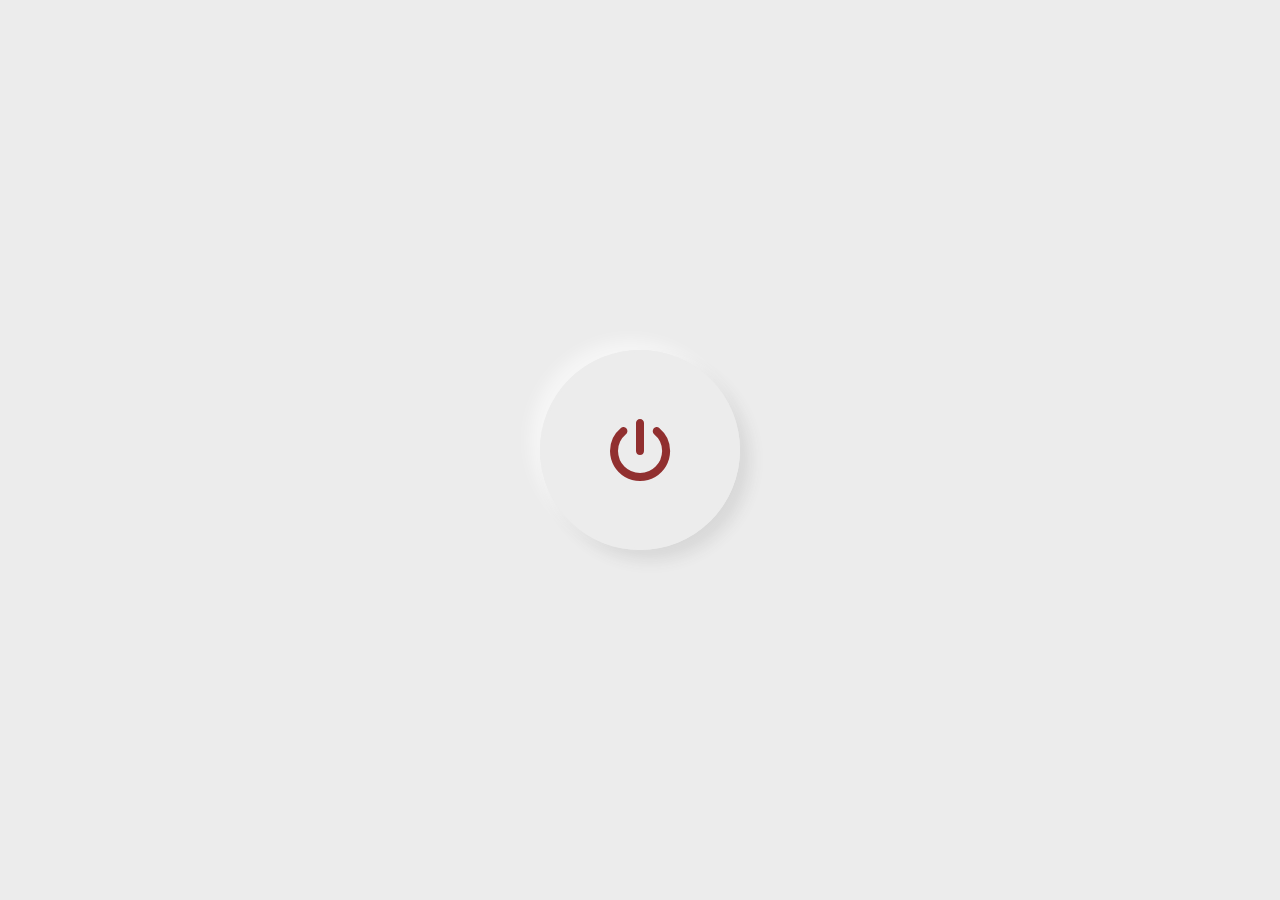
<file: 1. Power Button/index.html>
<!DOCTYPE html>
<html lang="en">

<head>
    <meta charset="UTF-8">
    <meta http-equiv="X-UA-Compatible" content="IE=edge">
    <meta name="viewport" content="width=device-width, initial-scale=1.0">
    <title>Document</title>
    <link rel="stylesheet" href="style.css" />
    <link rel="stylesheet" href="https://cdnjs.cloudflare.com/ajax/libs/font-awesome/6.1.2/css/all.min.css" />
</head>

<body>
    <input type="checkbox" class="button">
</body>

</html>
</file>
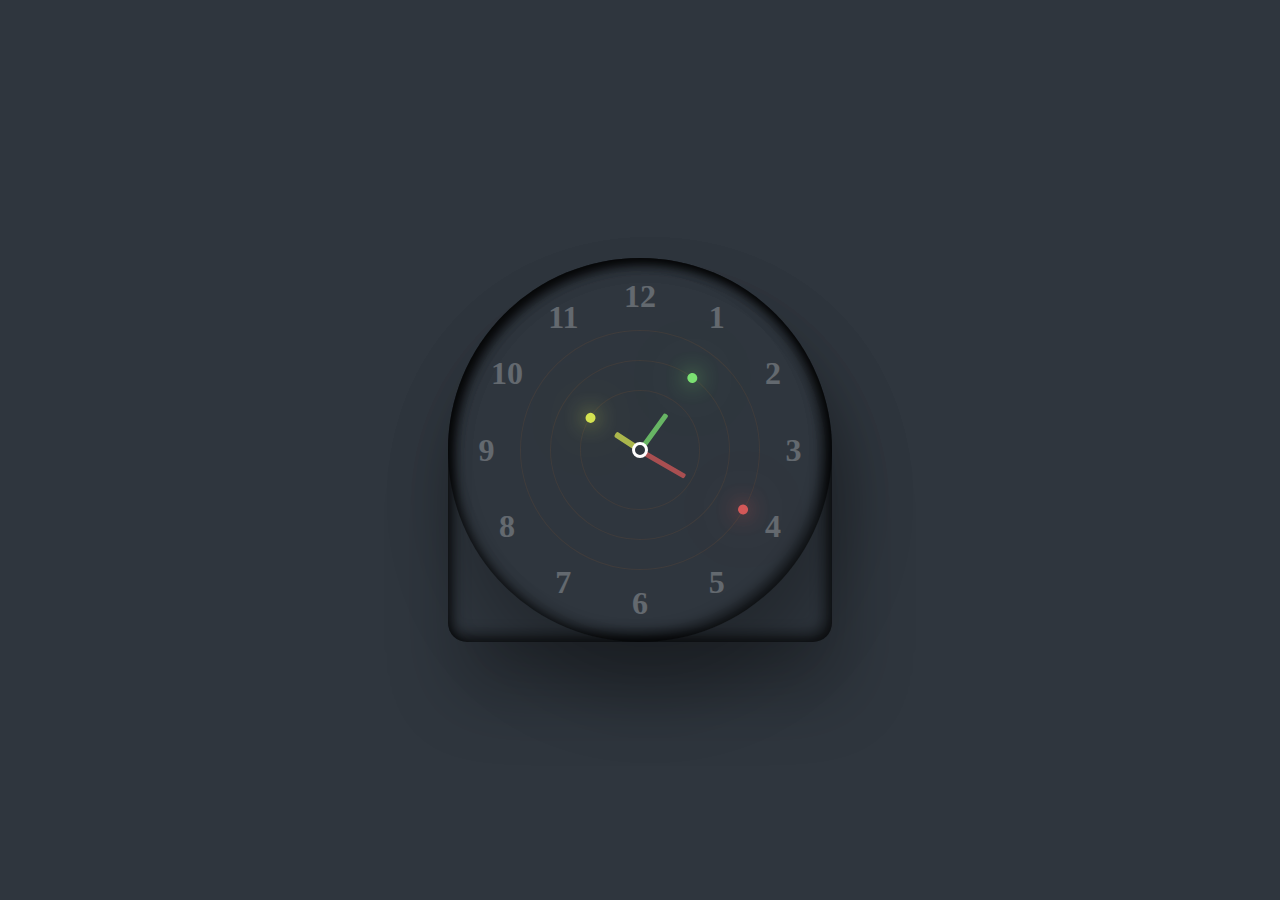
<file: 10. Analog Watch/index.html>
<!DOCTYPE html>
<html lang="en">

<head>
    <meta charset="UTF-8">
    <meta http-equiv="X-UA-Compatible" content="IE=edge">
    <meta name="viewport" content="width=device-width, initial-scale=1.0">
    <title>Document</title>
    <link rel="stylesheet" href="style.css" />
</head>

<body>
    <div class="container">
        <div class="clock">

            <div class="clock1 sec" id="sec" style="--clr: rgb(211, 88, 88)"><i></i></div>
            <div class="clock1 min clock2" id="min" style="--clr: rgb(123, 224, 114)"><i></i></div>
            <div class="clock1 hour clock3" id="hour" style="--clr: rgb(212, 226, 81)"><i></i></div>

            <span style="--i:1;"><b> 1</b></span>
            <span style="--i:2;"><b>2</b></span>
            <span style="--i:3;"><b>3</b></span>
            <span style="--i:4;"><b>4</b></span>
            <span style="--i:5;"><b>5</b></span>
            <span style="--i:6;"><b>6</b></span>
            <span style="--i:7;"><b>7</b></span>
            <span style="--i:8;"><b>8</b></span>
            <span style="--i:9;"><b>9</b></span>
            <span style="--i:10;"><b>10</b></span>
            <span style="--i:11;"><b>11</b></span>
            <span style="--i:12;"><b>12</b></span>
        </div>
    </div>
    <script>
        setInterval(() => {
            const hElement = document.querySelector("#hour")
            const mElement = document.querySelector("#min")
            const sElement = document.querySelector("#sec")

            const currTime = new Date();
            const hour = currTime.getHours() * 30;
            const min = currTime.getMinutes() * 6;
            const sec = currTime.getSeconds() * 6;

            hElement.style.transform = `rotateZ(${hour +(min/12)}deg)`;
            mElement.style.transform = `rotateZ(${min}deg)`;
            sElement.style.transform = `rotateZ(${sec}deg)`;
        })
    </script>

</body>

</html>
</file>
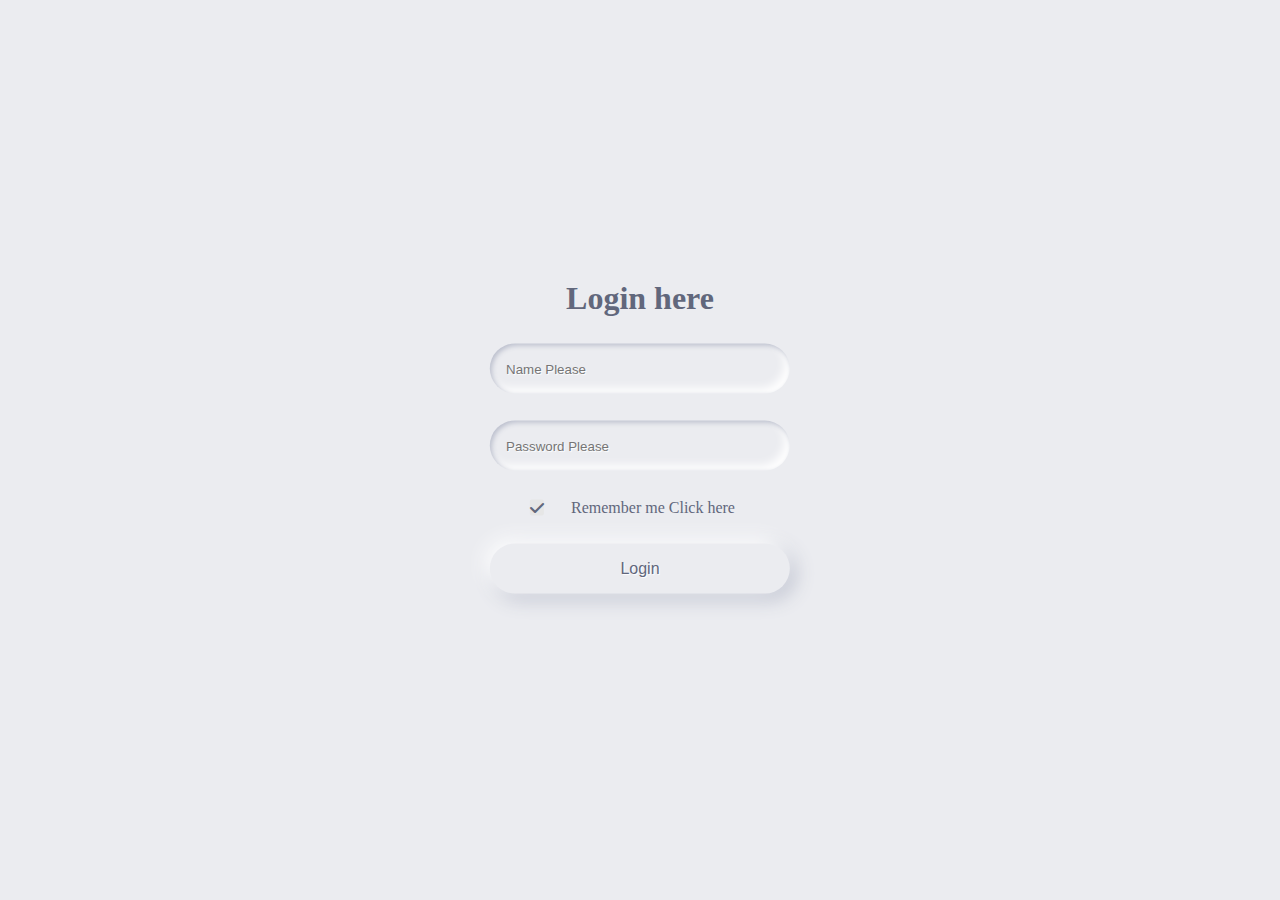
<file: 2. Login Form/index.html>
<!DOCTYPE html>
<html lang="en">

<head>
    <meta charset="UTF-8" />
    <meta http-equiv="X-UA-Compatible" content="IE=edge" />
    <meta name="viewport" content="width=device-width, initial-scale=1.0" />
    <title>Document</title>
    <link rel="stylesheet" href="style.css" />
    <link rel="stylesheet" href="https://cdnjs.cloudflare.com/ajax/libs/font-awesome/6.1.2/css/all.min.css" />
</head>

<body>
    <div class="login">
        <div class="title">
            <h1>Login here</h1>
        </div>
        <input type="text" name="name" placeholder="Name Please" />
        <input type="password" name="password" placeholder="Password Please" />
        <div class="chk-container">
            <input type="checkbox" name="remember" id="chk1" />
            <label class="che-lbl" for="chk1">
                <span class="txt1">Remember me Click here</span>
            </label>
        </div>
        <!-- <div class="remmber-me">
            <input class="input-checkbox" type="checkbox" name="remember-me" id="chk1" />
            <label class="label-checkbox" for="chk1">
            <span class="txt1">Remember me Click here</span>
            </label>
        </div> -->
        <button>Login</button>
    </div>
</body>

</html>
</file>
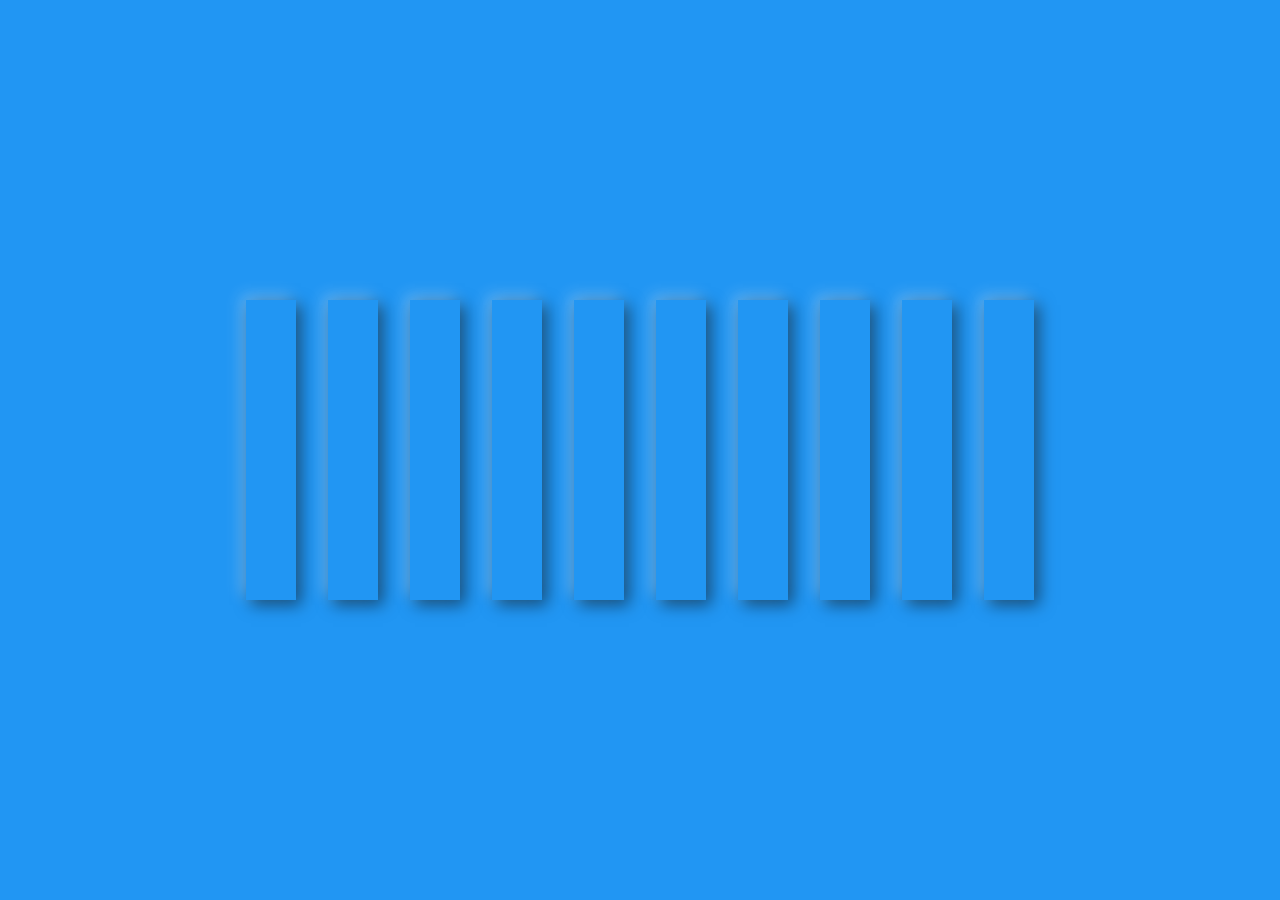
<file: 3. Loader/index.html>
<!DOCTYPE html>
<html lang="en">

<head>
    <meta charset="UTF-8">
    <meta http-equiv="X-UA-Compatible" content="IE=edge">
    <meta name="viewport" content="width=device-width, initial-scale=1.0">
    <title>Document</title>
    <link rel="stylesheet" href="style.css" />
</head>

<body>
    <div class="container">
        <div class="box"></div>
        <div class="box"></div>
        <div class="box"></div>
        <div class="box"></div>
        <div class="box"></div>
        <div class="box"></div>
        <div class="box"></div>
        <div class="box"></div>
        <div class="box"></div>
        <div class="box"></div>
    </div>
    <!-- <div class="container">
        <div class="block"></div>
    </div> -->
</body>

</html>
</file>
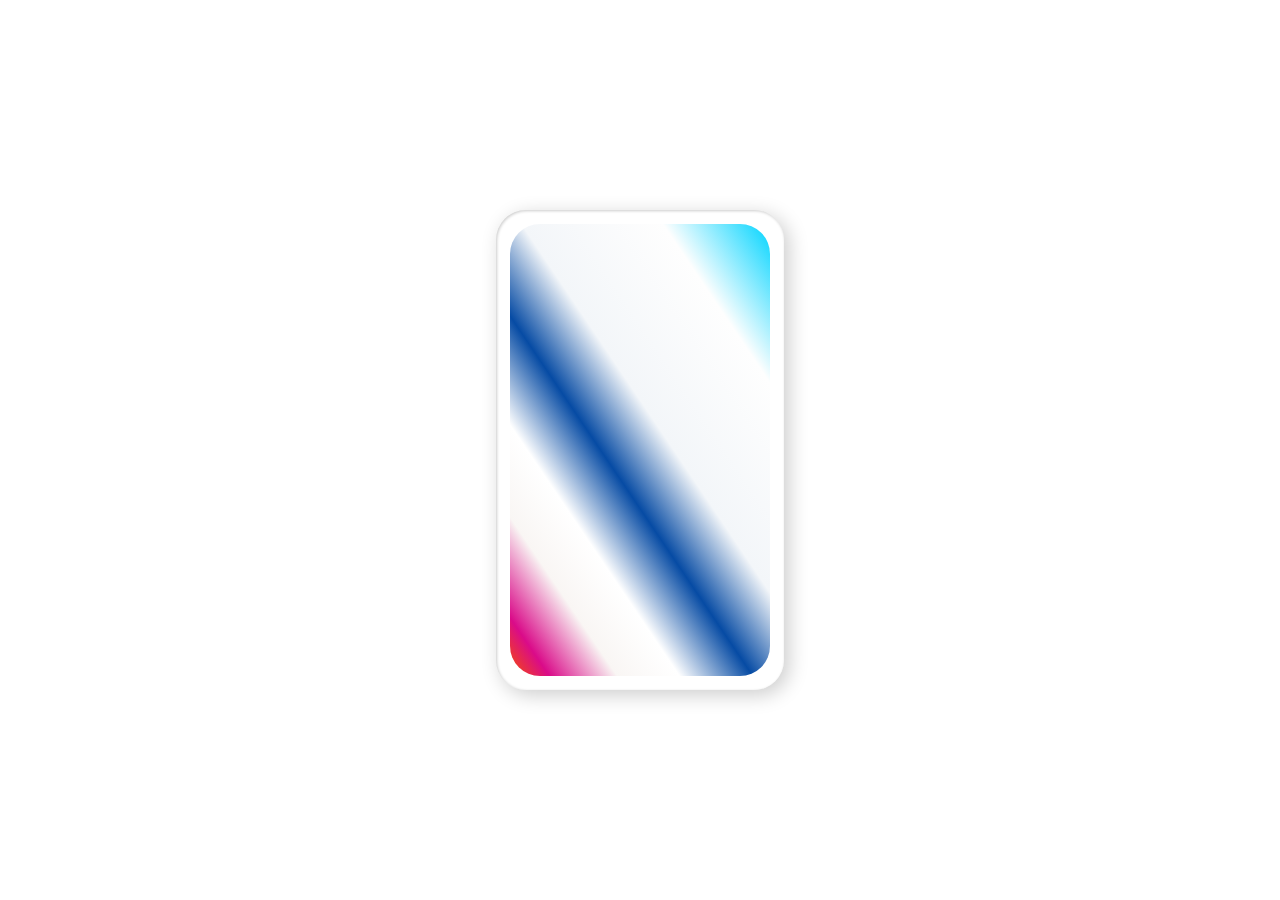
<file: 4 I-Phone/index.html>
<!DOCTYPE html>
<html lang="en">

<head>
    <meta charset="UTF-8">
    <meta http-equiv="X-UA-Compatible" content="IE=edge">
    <meta name="viewport" content="width=device-width, initial-scale=1.0">
    <title>Document</title>
    <link rel="stylesheet" href="style.css" />
</head>

<body>
    <div class="container">
        <div class="body">

        </div>
    </div>
</body>

</html>
</file>
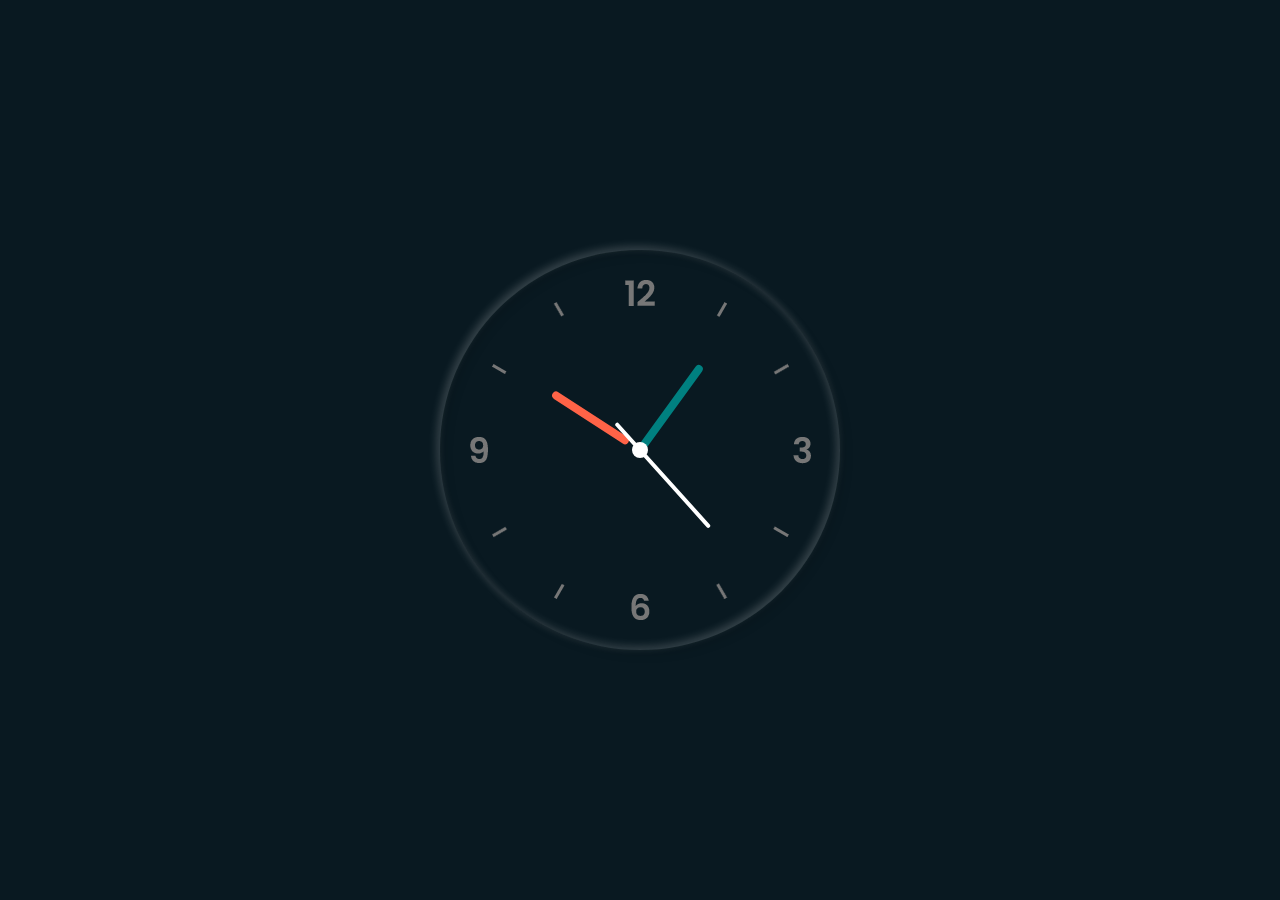
<file: 5. Clock/index.html>
<!DOCTYPE html>
<html lang="en">

<head>
    <meta charset="UTF-8">
    <meta http-equiv="X-UA-Compatible" content="IE=edge">
    <meta name="viewport" content="width=device-width, initial-scale=1.0">
    <title>Document</title>
    <link rel="stylesheet" href="style.css" />
    <link rel="stylesheet" href="https://cdnjs.cloudflare.com/ajax/libs/font-awesome/6.1.2/css/all.min.css" />
</head>

<body>
    <div class="container">
        <div class="clock">
            <div class="hour">
                <div class="hr"></div>
            </div>
            <div class="min">
                <div class="mn"></div>
            </div>
            <div class="sec">
                <div class="sc"></div>
            </div>
        </div>
    </div>
</body>
<script>
    // setInterval(() => {
    const deg = 6;
    const hourElement = document.querySelector(".hour")
    const minElement = document.querySelector(".min")
    const secElement = document.querySelector(".sec")

    const dates = new Date();
    const hour = dates.getHours() * 30;
    const min = dates.getMinutes() * deg;
    const sec = dates.getSeconds() * deg;

    hourElement.style.transform = `rotateZ(${(hour)+(min/12)}deg)`;
    minElement.style.transform = `rotateZ(${min}deg)`;
    secElement.style.transform = `rotateZ(${sec}deg)`;
    // console.log(dates.getHours())
    // })
</script>


</html>
</file>
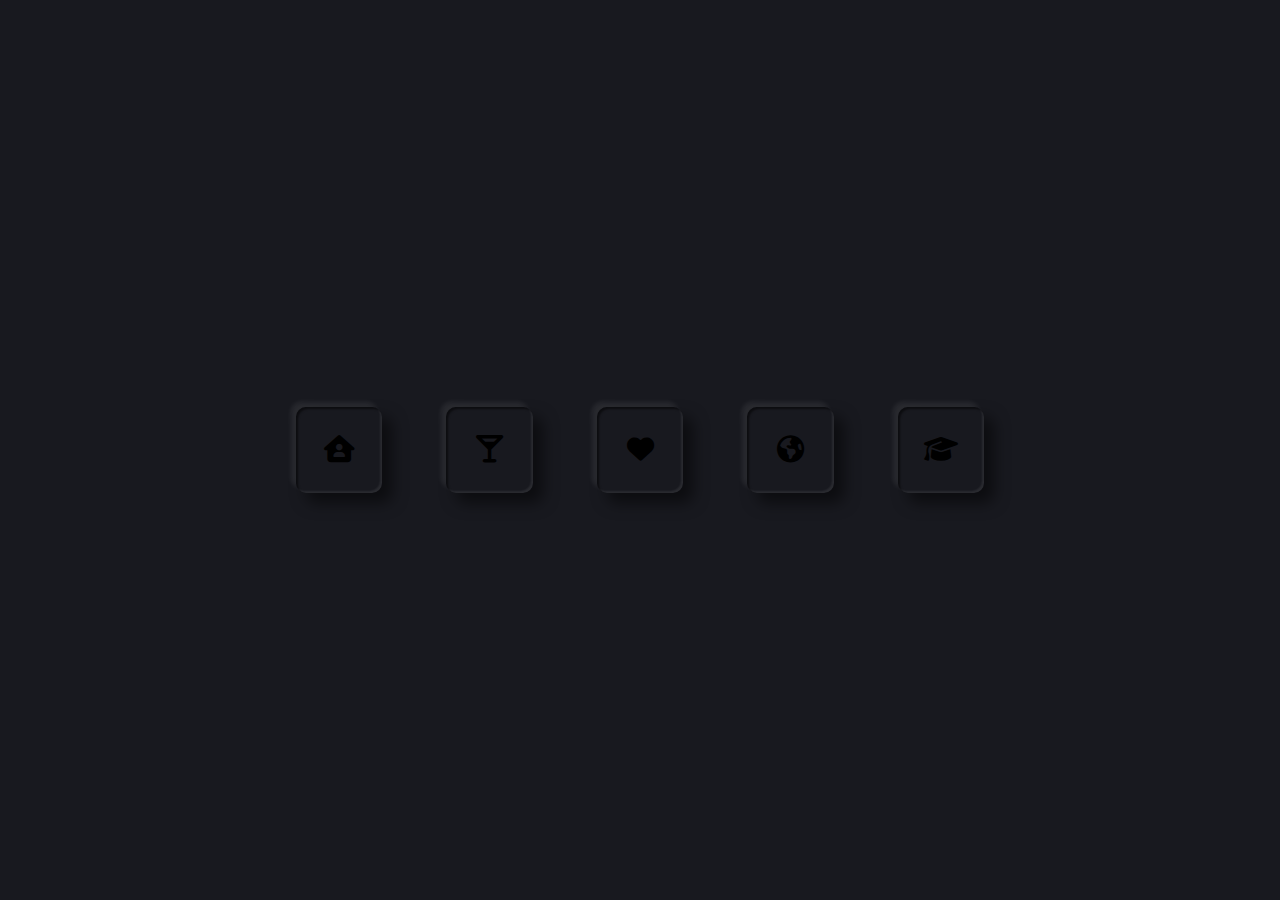
<file: 6.  Glowing Neomorphism/index.html>
<!DOCTYPE html>
<html lang="en">

<head>
    <meta charset="UTF-8" />
    <meta http-equiv="X-UA-Compatible" content="IE=edge" />
    <meta name="viewport" content="width=device-width, initial-scale=1.0" />
    <title>Document</title>
    <link rel="stylesheet" href="style.css" />
    <link rel="stylesheet" href="https://cdnjs.cloudflare.com/ajax/libs/font-awesome/6.1.2/css/all.min.css" />
</head>

<body>
    <div class="container">
        <ul>
            <li>
                <label>
                <input type="checkbox" />
                    <div class="box">
                        <i class="fa-solid fa-house-user"></i>
                    </div>
                </label>
            </li>
            <li>
                <label>
            <input type="checkbox" />
            <div class="box">
              <i class="fa-solid fa-martini-glass"></i>
            </div>
          </label>
            </li>
            <li>
                <label>
            <input type="checkbox" />
            <div class="box">
              <i class="fa-solid fa-heart"></i>
            </div>
          </label>
            </li>
            <li>
                <label>
            <input type="checkbox" />
            <div class="box">
              <i class="fa-solid fa-earth-americas"></i>
            </div>
          </label>
            </li>
            <li>
                <label>
            <input type="checkbox" />
            <div class="box">
              <i class="fa-solid fa-graduation-cap"></i>
            </div>
          </label>
            </li>
        </ul>
    </div>
</body>

</html>
</file>
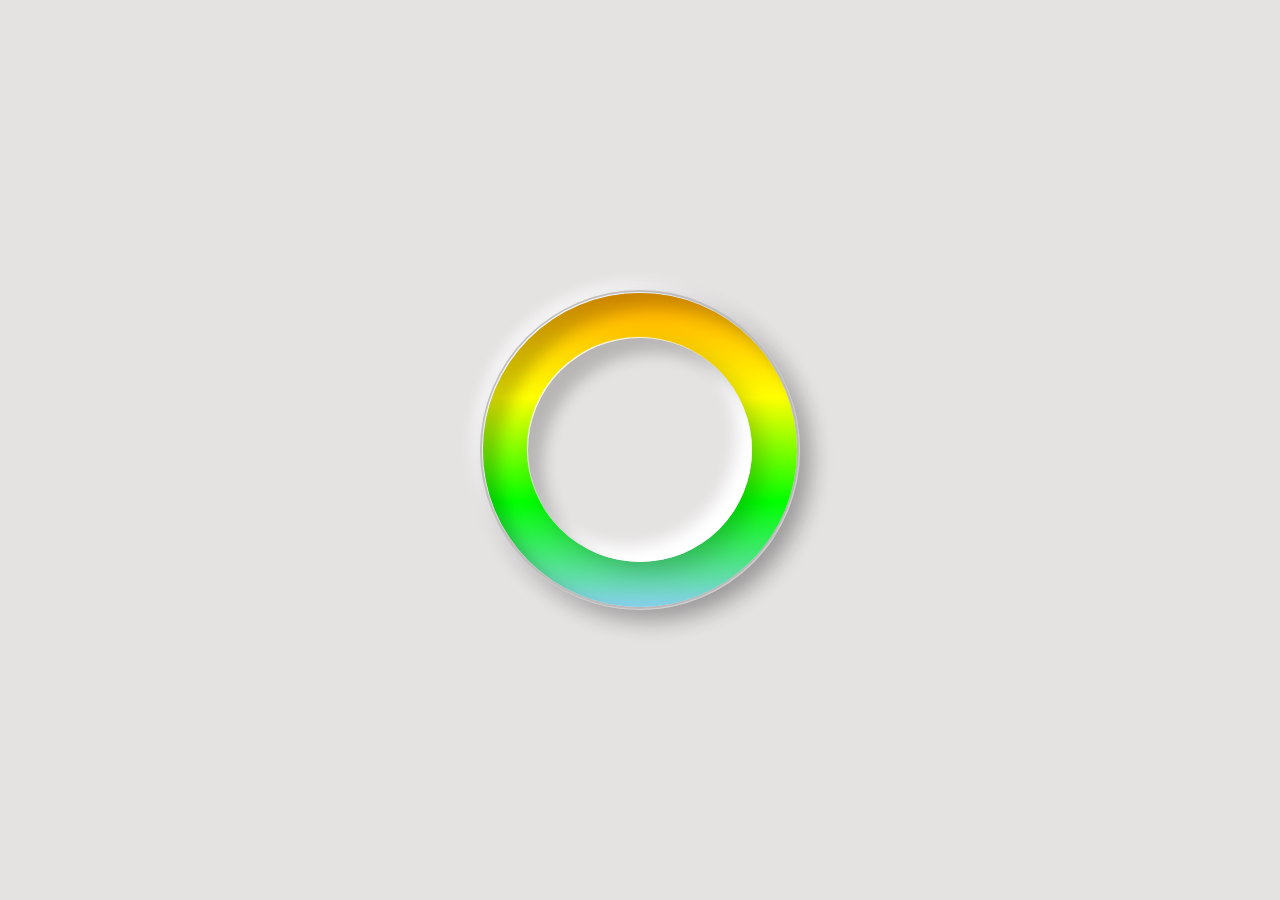
<file: 7. Rotating Gradient Neomorphism/index.html>
<!DOCTYPE html>
<html lang="en">

<head>
    <meta charset="UTF-8">
    <meta http-equiv="X-UA-Compatible" content="IE=edge">
    <meta name="viewport" content="width=device-width, initial-scale=1.0">
    <title>Document</title>
    <link rel="stylesheet" href="style.css" />
</head>

<body>
    <div class="container">
        <div class="box">

        </div>
    </div>
</body>

</html>
</file>
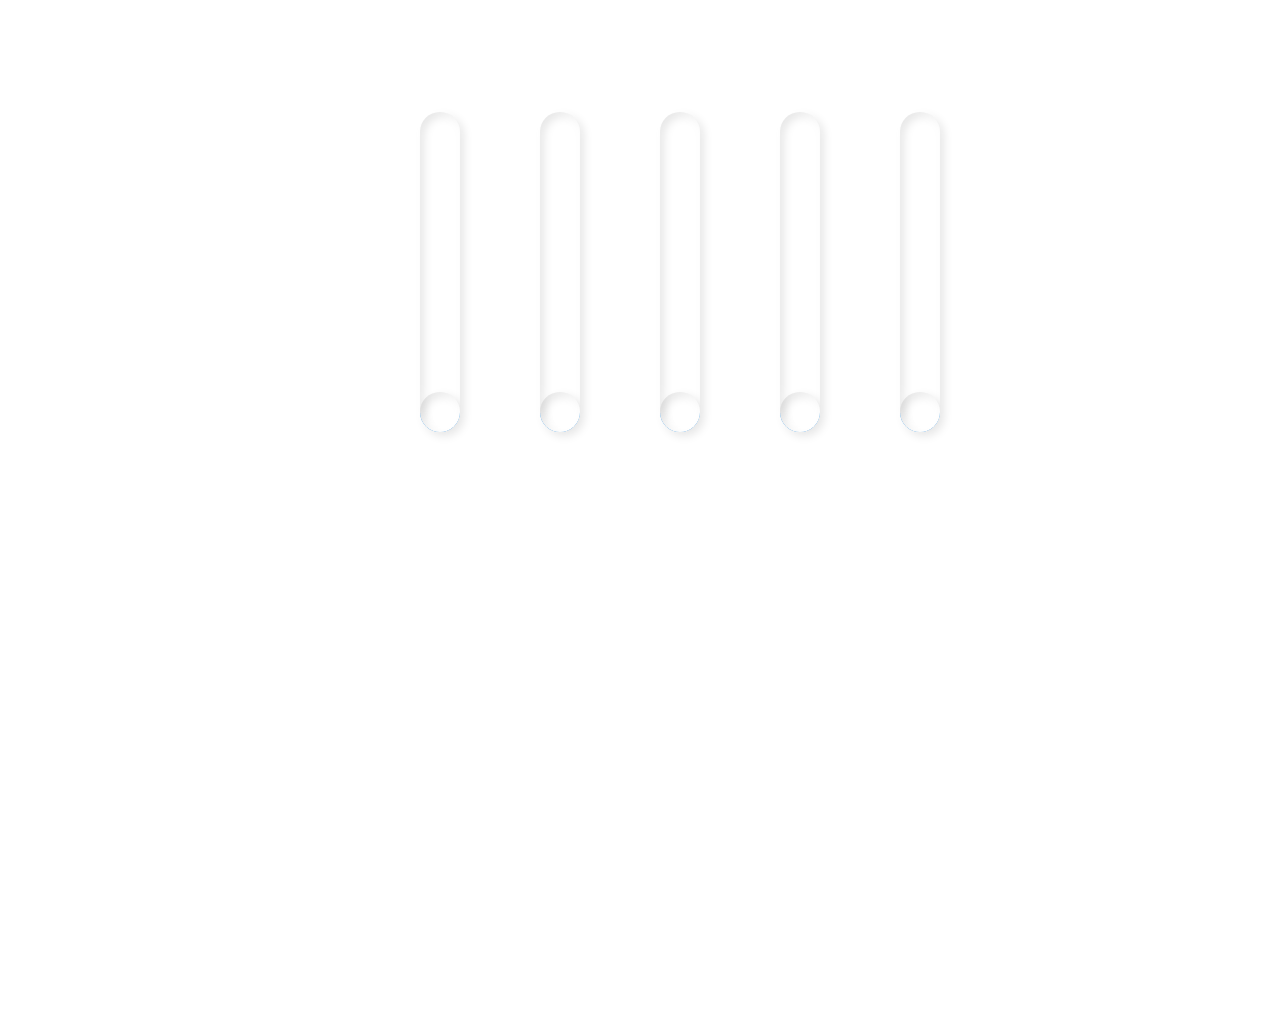
<file: 8. Vertical Loading/index.html>
<!DOCTYPE html>
<html lang="en">

<head>
    <meta charset="UTF-8">
    <meta http-equiv="X-UA-Compatible" content="IE=edge">
    <meta name="viewport" content="width=device-width, initial-scale=1.0">
    <title>Document</title>
    <link rel="stylesheet" href="style.css" />
</head>

<body>
    <div class="container">
        <div class="box"></div>
        <div class="box"></div>
        <div class="box"></div>
        <div class="box"></div>
        <div class="box"></div>
    </div>
</body>

</html>
</file>
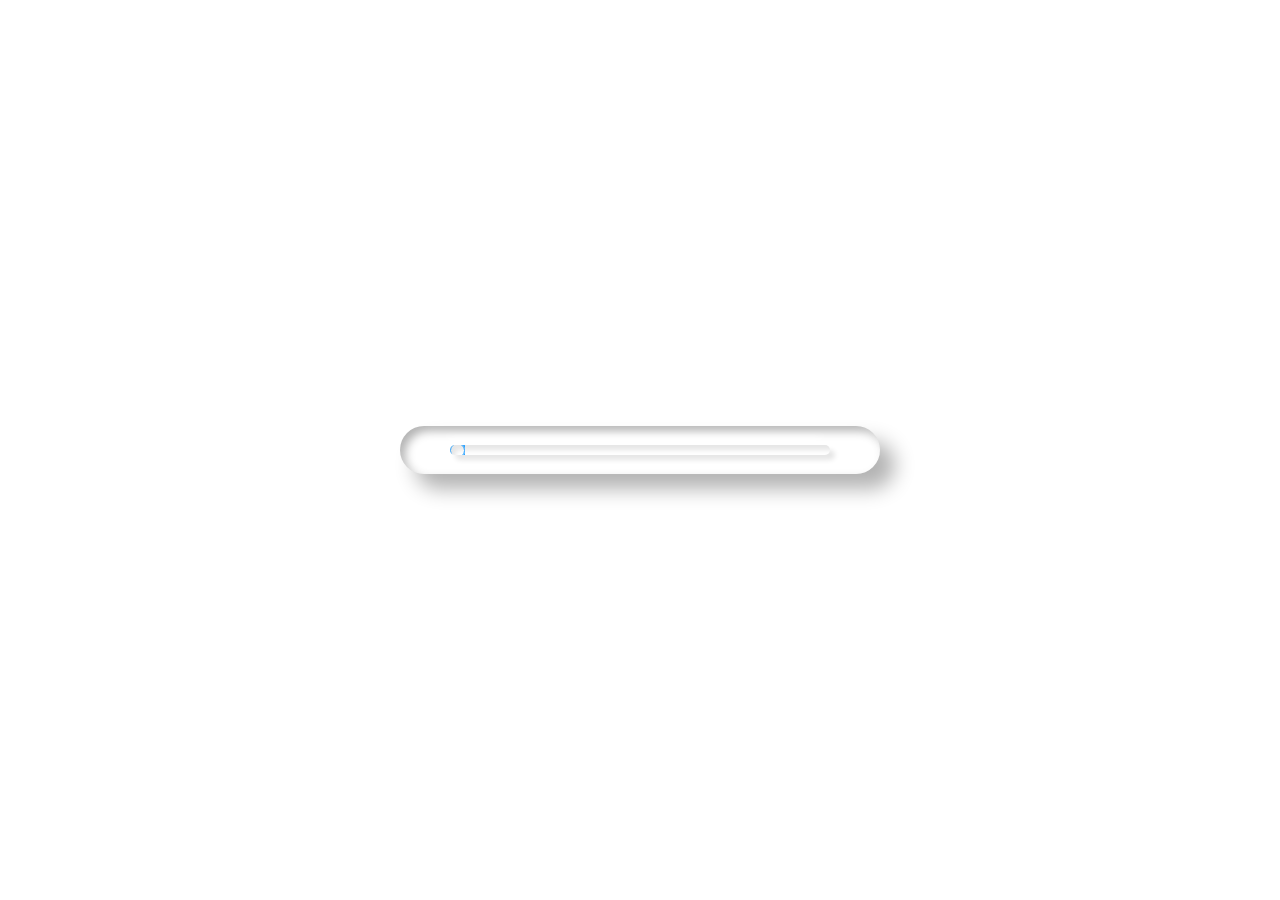
<file: 9. Range Slider/index.html>
<!DOCTYPE html>
<html lang="en">

<head>
    <meta charset="UTF-8">
    <meta http-equiv="X-UA-Compatible" content="IE=edge">
    <meta name="viewport" content="width=device-width, initial-scale=1.0">
    <title>Document</title>
    <link rel="stylesheet" href="style.css" />
</head>

<body>
    <div class="container">
        <div class="box">
            <input type="range" class="range" value="0" min="0" max="100" />
        </div>
    </div>

</body>

</html>
</file>
<file: 1. Power Button/style.css>
*,
::before,
::after {
    padding: 0;
    margin: 0;
    box-sizing: border-box;
}

body {
    background-color: #ececec;
    height: 100vh;
    position: relative;
}

input[type="checkbox"] {
    position: absolute;
    top: 50%;
    left: 50%;
    transform: translate(-50%, -50%);
    height: 200px;
    width: 200px;
    border-radius: 100px;
    box-shadow: -10px -10px 15px rgba(255, 255, 255, 0.5), 10px 10px 15px rgba(70, 70, 70, 0.12);
    border: 2px solid #ececec;
    color: #912f2f;
    -webkit-appearance: none;
    display: grid;
    place-items: center;
}

input[type="checkbox"]::before {
    font-family: FontAwesome;
    content: "\f011";
    font-size: 4rem;
}

input[type="checkbox"]:hover {
    background-color: #ececec;
}

input[type="checkbox"]:checked:before {
    color: aqua;
}

input[type="checkbox"]:checked {
    box-shadow: -10px -10px 15px rgba(255, 255, 255, 0.5), 10px 10px 15px rgba(70, 70, 70, 0.12), inset -10px -10px 15px rgba(255, 255, 255, 0.5), inset 10px 10px 15px rgba(70, 70, 70, 0.12)
}
</file>
<file: 10. Analog Watch/style.css>
*,
::before,
::after {
    padding: 0;
    margin: 0;
    box-sizing: border-box;
}

body {
    display: flex;
    justify-content: center;
    align-items: center;
    height: 100vh;
    background-color: #2f363e;
}

.container {
    width: 24em;
    height: 24em;
    border-top-left-radius: 200px;
    border-top-right-radius: 200px;
    border-bottom-left-radius: 20px;
    border-bottom-right-radius: 20px;
    box-shadow: 10px 50px 70px rgba(0, 0, 0, 0.25), inset 5px 5px 10px rgba(0, 0, 0, 0.5), inset 5px 5px 20px rgba(0, 0, 0, 0.2), inset -5px -5px 15px rgba(0, 0, 0, 0.75);
    position: relative;
}

.container .clock {
    position: absolute;
    height: 100%;
    width: 100%;
    top: 0;
    left: 0;
    border-radius: 200px;
    box-shadow: 10px 50px 70px rgba(0, 0, 0, 0.25), inset 5px 5px 10px rgba(0, 0, 0, 0.5), inset 5px 5px 20px rgba(0, 0, 0, 0.2), inset -5px -5px 15px rgba(0, 0, 0, 0.75);
    display: flex;
    justify-content: center;
    align-items: center;
}

.container .clock::before {
    position: absolute;
    content: "";
    width: 1rem;
    height: 1rem;
    border-radius: 10px;
    background-color: #2f363e;
    border: 3px solid white;
    z-index: 1000;
}

.container .clock span {
    position: absolute;
    inset: 20px;
    color: #fff;
    text-align: center;
    transform: rotate(calc(30deg * var(--i)));
}

.container .clock span b {
    transform: rotate(calc(-30deg * var(--i)));
    font-size: 2em;
    opacity: 0.25;
    font-weight: 600;
    display: inline-block;
}

.clock1 {
    width: 240px;
    height: 240px;
    border: 1px solid rgb(63, 60, 60);
    position: absolute;
    border-radius: 50%;
    display: flex;
    justify-content: center;
}

.clock2 {
    width: 180px;
    height: 180px;
}

.clock3 {
    width: 120px;
    height: 120px;
}

.clock1 i {
    /* position: absolute; */
    width: 5px;
    height: 50%;
    background-color: var(--clr);
    opacity: 0.75;
    transform-origin: bottom;
    transform: scaleY(0.44);
    border-radius: 10px;
    z-index: 60;
}

.clock2 i {
    background-color: var(--clr);
    width: 5px;
    z-index: 80;
    border-radius: 5s0px;
    transform: scaleY(0.50);
}

.clock3 i {
    background-color: var(--clr);
    width: 6px;
    z-index: 100;
    transform: scaleY(0.50);
    border-radius: 50px;
}

.clock1::before {
    content: "";
    position: absolute;
    width: 10px;
    height: 10px;
    border-radius: 50%;
    background-color: var(--clr);
    top: -5px;
    display: flex;
    justify-content: center;
    box-shadow: 0 0 20px var(--clr), 0 0 60px var(--clr);
}
</file>
<file: 2. Login Form/style.css>
*,
::before,
::after {
    padding: 0;
    margin: 0;
    box-sizing: border-box;
}

body {
    position: relative;
    height: 100vh;
    background-color: #ebecf0;
    color: #61677c;
}

.login {
    position: absolute;
    top: 50%;
    left: 50%;
    transform: translate(-50%, -50%);
    text-align: center;
}

input[type="text"],
input[type="password"],
button {
    display: block;
    margin: 1.7rem;
    padding: 1rem;
    width: 300px;
    height: 50px;
    border-radius: 50px;
    box-shadow: inset 2px 2px 5px #babecc, inset -5px -5px 10px #fff;
    appearance: none;
    -webkit-appearance: none;
    outline: 0;
    background-color: #ebecf0;
    text-shadow: 1px 1px 1px #fff;
    border: 0;
    transition: all 100ms ease-in-out;
}

input[type="text"]:focus,
input[type="password"]:focus {
    box-shadow: inset 1px 1px 2px #babecc, inset -1px -1px 2px #fff;
}

button {
    color: #61677c;
    font-size: 1rem;
    text-shadow: 1px 1px 1px #fff;
    box-shadow: -5px -5px 20px #fff, 5px 5px 20px #babecc;
}

button:hover {
    box-shadow: -2px -2px 5px #fff, 2px 2px 5px #babecc;
}

button:active {
    box-shadow: inset 1px 1px 2px #babecc, inset -1px -1px 2px #fff
}

.chk-container {
    display: flex;
    align-items: center;
    justify-content: center;
}

.chk-container input[type="checkbox"] {
    display: none;
}

.chk-container .che-lbl {
    position: relative;
    cursor: pointer;
    /* margin: 0; */
    padding-left: 26px;
    display: block;
}

.chk-container .che-lbl::before {
    content: "\f00c";
    font-family: FontAwesome;
    position: absolute;
    left: -8%;
    top: 50%;
    font-size: 1rem;
    background-color: #e6e6e6;
    /* color: transparent; */
    border-radius: 2px;
    display: flex;
    justify-content: center;
    align-items: center;
    transform: translateY(-50%);
    -webkit-transform: translateY(-50%);
}

input[type="checkbox"]:checked+.che-lbl::before {
    color: #c87ef0;
}


/* .remember-me {
    display: flex;
    align-items: center;
    padding-bottom: 20px;
}

.input-checkbox {
    display: none;
}

.label-checkbox {
    margin: 0;
    display: block;
    position: relative;
    padding-left: 26px;
    cursor: pointer;
}

.label-checkbox::before {
    content: "\f00c";
    font-family: FontAwesome;
    position: absolute;
    width: 1rem;
    height: 1rem;
    left: 0%;
    top: 50%;
    font-size: 1rem;
    background-color: #e6e6e6;
    color: transparent; 
    border-radius: 2px;
    display: flex;
    justify-content: center;
    align-items: center;
    transform: translateY(-50%);
    -webkit-transform: translateY(-50%);
}
.input-checkbox:checked+.label-checkbox::before {
    color: #c873f0;
}
*/
</file>
<file: 3. Loader/style.css>
* {
    margin: 0;
    padding: 0;
    box-sizing: border-box;
}

.container {
    min-height: 100vh;
    width: 100vw;
    display: flex;
    justify-content: center;
    align-items: center;
    background-color: #2196f3;
}

.box {
    height: 300px;
    width: 50px;
    background-color: #2196f3;
    box-shadow: 5px 5px 15px rgba(0, 0, 0, 0.5), -5px -5px 15px rgba(255, 255, 255, .3);
    margin: 1rem;
    animation: move 1200ms infinite linear;
}

.box:nth-child(1) {
    animation-delay: 0ms;
}

.box:nth-child(2) {
    animation-delay: 200ms;
}

.box:nth-child(3) {
    animation-delay: 400ms;
}

.box:nth-child(4) {
    animation-delay: 600ms;
}

.box:nth-child(5) {
    animation-delay: 800ms;
}

.box:nth-child(6) {
    animation-delay: 1000ms;
}

.box:nth-child(7) {
    animation-delay: 1200ms;
}

.box:nth-child(8) {
    animation-delay: 1400ms;
}

.box:nth-child(9) {
    animation-delay: 1600ms;
}

.box:nth-child(10) {
    animation-delay: 1800ms;
}

@keyframes move {
    0% {
        transform: translateX(-50px) scale(1);
        opacity: 0;
        box-shadow: 0 0 0 rgba(0, 0, 0, 0.5);
    }
    50% {
        transform: translateX(0px) scale(1.2);
        opacity: 1;
        box-shadow: 5px 5px 15px rgba(0, 0, 0, 0.5);
    }
    100% {
        box-shadow: 0 0 0 rgba(0, 0, 0, 0.5);
        transform: translate(50px) scale(1);
        opacity: 0;
    }
}

.block {
    width: 20rem;
    height: 20rem;
    border-radius: 50%;
    box-shadow: -10px -10px 15px rgba(255, 255, 255, 0.2), 10px 10px 15px rgba(0, 0, 0, 0.2);
    position: relative;
}

.block::before {
    content: "";
    position: absolute;
    top: 15%;
    left: 15%;
    bottom: 0%;
    right: 0%;
    width: 70%;
    height: 70%;
    border-radius: 80%;
    box-shadow: inset -10px -10px 15px rgba(255, 255, 255, 0.2), inset 10px 10px 15px rgba(0, 0, 0, 0.2);
}
</file>
<file: 4 I-Phone/style.css>
*,
::before,
::after {
    margin: 0;
    padding: 0;
    box-sizing: border-box;
}

.container {
    min-height: 100vh;
    display: grid;
    place-items: center
}

.body {
    height: 30rem;
    width: 18rem;
    box-shadow: 5px 5px 20px rgba(0, 0, 0, .2), -7px -7px 30px rgba(255, 255, 255, 1), inset 1px 1px 3px rgba(0, 0, 0, .2), inset -5px -5px 10px rgba(255, 255, 255, .6);
    ;
    border-radius: 30px;
    position: relative;
    display: flex;
    justify-content: center;
    align-items: center;
}

.body::before {
    content: "";
    position: absolute;
    border-radius: 30px;
    /* width: 86%;
    height: 92%; */
    top: 3%;
    left: 5%;
    right: 5%;
    bottom: 3%;
    /* box-shadow: inset 10px 10px 30px rgba(0, 0, 0, .2), inset -10px -10px 30px rgba(255, 255, 255, 1); */
    border-radius: 30px;
    background: linear-gradient(56deg, rgba(246, 79, 5, 1) 0%, rgba(218, 11, 137, 1) 7%, rgba(249, 246, 244, 1) 19%, rgba(255, 255, 255, 1) 30%, rgba(6, 75, 164, 1) 43%, rgba(243, 246, 249, 1) 56%, rgba(254, 254, 254, 1) 81%, rgba(0, 212, 255, 1) 100%);
}


/* .body::after {
    content: "";
    position: absolute;
    border-radius: 30px;
    width: 86%;
    height: 92%;
    top: 0%;
    left: 0%;
    right: 0%;
    bottom: 0%;
    box-shadow: inset 5px 5px 10px rgba(0, 0, 0, .2), inset -5px -5px 10px rgba(255, 255, 255, .6);
    border-radius: 30px;
} */
</file>
<file: 5. Clock/style.css>
* {
    margin: 0;
    padding: 0;
    box-sizing: border-box;
}

.container {
    display: flex;
    justify-content: center;
    align-items: center;
    min-height: 100vh;
    background-color: #091921;
}

.container .clock {
    width: 25rem;
    height: 25rem;
    box-shadow: 5px 5px 10px rgba(0, 0, 0, 0.1), -3px -3px 10px rgba(255, 255, 255, 0.2), inset 5px 5px 10px rgba(0, 0, 0, 0.1), inset -3px -3px 10px rgba(255, 255, 255, 0.2);
    border-radius: 50%;
    background-image: url("clock.png");
    background-size: contain;
    display: flex;
    justify-content: center;
    align-items: center;
    position: relative;
}

.container .clock::before {
    position: absolute;
    content: "";
    height: 1rem;
    width: 1rem;
    background-color: white;
    border-radius: 10px;
    z-index: 100000;
}

.hour,
.min,
.sec {
    position: absolute;
    /* background-color: red; */
    width: 13em;
    height: 13em;
    display: flex;
    justify-content: center;
}

.hr,
.mn,
.sc {
    width: 8px;
    height: 90px;
    background-color: tomato;
    border-radius: 46px;
    z-index: 100;
}

.mn {
    width: 8px;
    height: 100px;
    background-color: teal;
    z-index: 90;
}

.sc {
    width: 4px;
    height: 140px;
    background-color: white;
    z-index: 80;
}
</file>
<file: 6.  Glowing Neomorphism/style.css>
*,
::before,
::after {
    padding: 0;
    margin: 0;
    box-sizing: border-box;
}

.container {
    height: 100vh;
    display: flex;
    justify-content: center;
    align-items: center;
    background-color: #18191f;
}

.container ul {
    list-style: none;
    display: flex;
    justify-content: center;
    align-items: center;
}

.container ul li {
    margin: 2rem;
    padding: 2.7rem;
    position: relative;
}

.container ul li label {
    position: absolute;
    height: 100%;
    width: 100%;
    left: 0;
    top: 0;
}

.container ul li label input[type="checkbox"] {
    position: absolute;
    top: 50%;
    left: 50%;
    transform: translate(-50%, -50%);
    opacity: 0;
}

.container ul li label .box {
    height: 100%;
    width: 100%;
    border-radius: 10px;
    box-shadow: 10px 10px 15px rgba(0, 0, 0, 0.5), -5px -5px 5px rgba(255, 255, 255, .08), inset 2px 2px 2px rgba(0, 0, 0, 0.5), inset -2px -2px 2px rgba(255, 255, 255, .08);
}

.container ul li label .box i {
    font-size: 1.7rem;
    position: absolute;
    top: 50%;
    left: 50%;
    transform: translate(-50%, -50%);
}

.container ul li label input[type="checkbox"]:checked+.box i {
    color: #00f3ff;
    text-shadow: 0 0 35px #00f3ff, 0 0 45px #00f3ff;
    animation: animate ease-in-out infinite 5000ms;
}

@keyframes animate {
    0% {
        filter: hue-rotate(1deg);
    }
    100% {
        filter: hue-rotate(360deg);
    }
}
</file>
<file: 7. Rotating Gradient Neomorphism/style.css>
* {
    padding: 0;
    margin: 0;
    box-sizing: border-box;
}

.container {
    display: grid;
    place-items: center;
    height: 100vh;
    background-color: rgb(229, 226, 226);
}

.box {
    width: 20rem;
    height: 20rem;
    border-radius: 50%;
    padding: 5px;
    box-shadow: 10px 10px 25px rgba(0, 0, 0, 0.2), -5px -5px 15px rgba(255, 255, 255, 1), inset 5px 5px 15px rgba(0, 0, 0, 0.2), inset -1px -1px 1px rgba(255, 255, 255, 1);
    position: relative;
    display: flex;
    justify-content: center;
    align-items: center;
}

.box::before {
    content: "";
    position: absolute;
    width: 98%;
    height: 98%;
    border-radius: 50%;
    z-index: 10;
    background: linear-gradient(orange, yellow, lime, skyblue);
    box-shadow: 10px 10px 25px rgba(0, 0, 0, 0.2), -1px -1px 1px rgba(255, 255, 255, 1), inset 15px 15px 15px rgba(0, 0, 0, 0.2);
    animation: anim forwards linear 300ms infinite;
}

.box::after {
    content: "";
    position: absolute;
    width: 70%;
    height: 70%;
    border-radius: 50%;
    z-index: 10;
    background-color: rgb(229, 226, 226);
    box-shadow: 10px 10px 25px rgba(0, 0, 0, 0.2), -1px -1px 1px rgba(255, 255, 255, 1), inset 15px 15px 15px rgba(0, 0, 0, 0.2), inset -15px -15px 15px rgba(255, 255, 255, 1);
}

@keyframes anim {
    0% {
        transform: rotateZ(0deg);
    }
    100% {
        transform: rotateZ(360deg);
    }
}


/* .box:hover {
    box-shadow: inset 5px 5px 15px rgba(0, 0, 0, 0.2), inset -5px -5px 15px rgba(255, 255, 255, 1);
} */
</file>
<file: 8. Vertical Loading/style.css>
* {
    margin: 0;
    padding: 0;
    box-sizing: border-box;
}

.container {
    margin-top: 7rem;
    height: 100vh;
    width: 100vw;
    display: flex;
    justify-content: center;
    /* background-color: yellow; */
}

.box {
    display: inline-block;
    margin-left: 5rem;
    width: 2.5rem;
    height: 20rem;
    border-radius: 20px;
    background-color: white;
    box-shadow: -7px -7px 15px rgba(255, 255, 255, 0.7), 4px 4px 10px rgba(0, 0, 0, 0.1), inset -7px -7px 15px rgba(255, 255, 255, 0.7), inset 4px 4px 10px rgba(0, 0, 0, 0.1);
    position: relative;
    overflow: hidden;
}

.box::before {
    content: "";
    position: absolute;
    left: 0;
    bottom: 0;
    width: 100%;
    height: 2.5rem;
    border-radius: 50px;
    box-shadow: -7px -7px 15px rgba(255, 255, 255, 0.2), 4px 4px 10px rgba(0, 0, 0, 0.1), inset -7px -7px 15px rgba(255, 255, 255, 0.7), inset 4px 4px 10px rgba(0, 0, 0, 0.1), 0 420px 0 400px #2196f3;
    animation: anime 2500ms linear forwards infinite;
}

@keyframes anime {
    0% {
        bottom: 90%;
        filter: hue-rotate(180deg);
    }
    50% {
        bottom: 0%;
        /* filter: hue-rotate(180deg); */
    }
    100% {
        bottom: 90%;
        /* filter: hue-rotate(360deg); */
    }
}
</file>
<file: 9. Range Slider/style.css>
* {
    padding: 0;
    margin: 0;
    box-sizing: border-box;
}

.container {
    height: 100vh;
    display: flex;
    justify-content: center;
    align-items: center;
}

.box {
    width: 30rem;
    height: 3rem;
    display: flex;
    justify-content: center;
    align-items: center;
    box-shadow: -15px -15px 20px rgba(255, 255, 255, 0.3), 15px 15px 20px rgba(0, 0, 0, 0.3), inset -5px -5px 10px rgba(255, 255, 255, 0.3), inset 5px 5px 10px rgba(0, 0, 0, 0.3);
    border-radius: 40px;
}

.range {
    appearance: none;
    width: 380px;
    height: 10px;
    background: #fff;
    box-shadow: 5px 5px 5px rgba(0, 0, 0, 0.1), -5px -5px 10px #fff, inset 5px 5px 5px rgba(0, 0, 0, 0.1);
    outline: none;
    border-radius: 20px;
    overflow: hidden;
}

.container .box .range::-moz-range-thumb {
    appearance: none;
    height: 15px;
    width: 15px;
    border: 1px solid #27a0ff;
    border-radius: 10px;
    box-shadow: -400px 0 0 400px #27a0ff;
    cursor: pointer
}

.container .box .range::-webkit-slider-thumb {
    appearance: none;
    height: 15px;
    width: 15px;
    border: 1px solid #27a0ff;
    border-radius: 10px;
    box-shadow: -400px 0 0 400px #27a0ff;
    cursor: pointer
}
</file>
